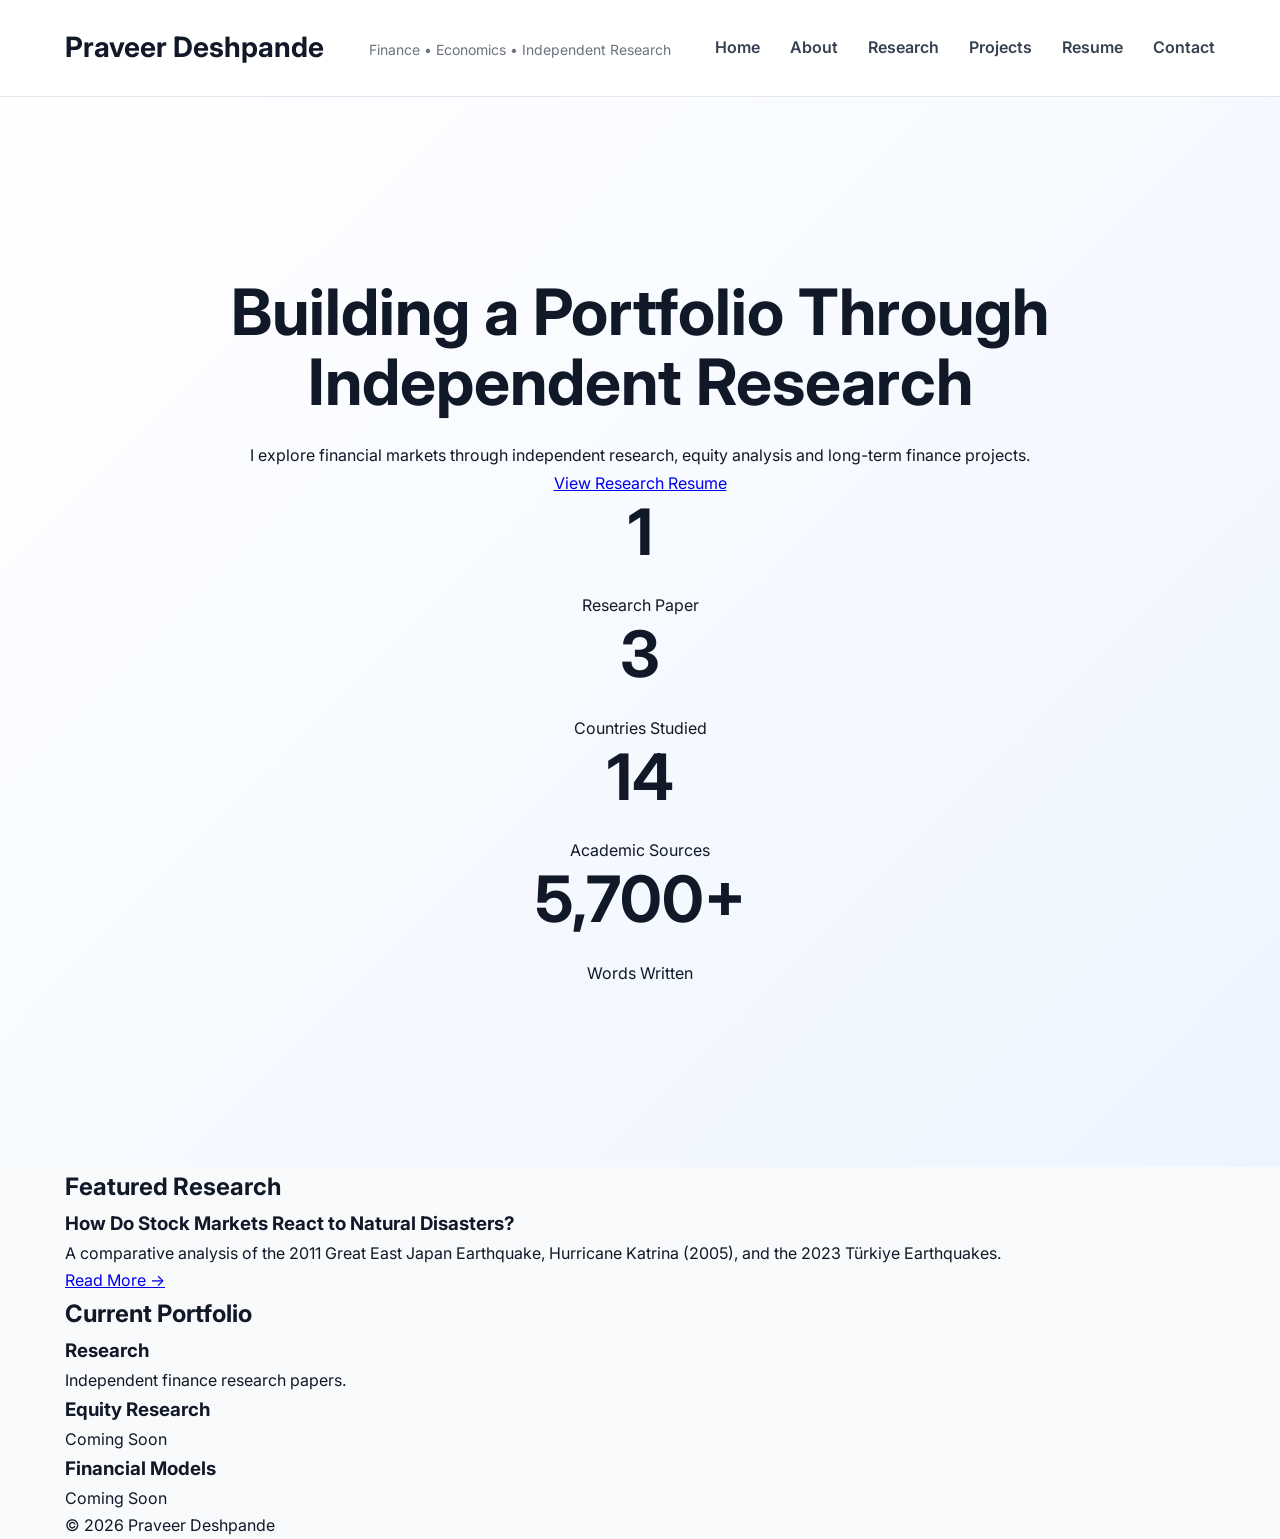
<file: index.html>
<!DOCTYPE html>
<html lang="en">

<head>

<meta charset="UTF-8">
<meta name="viewport" content="width=device-width, initial-scale=1.0">

<title>Praveer Deshpande | Finance & Economics Portfolio</title>

<link rel="preconnect" href="https://fonts.googleapis.com">
<link rel="preconnect" href="https://fonts.gstatic.com" crossorigin>

<link href="https://fonts.googleapis.com/css2?family=Inter:wght@300;400;500;600;700&display=swap" rel="stylesheet">

<link rel="stylesheet" href="style.css">

</head>

<body>

<header>

<div class="container">

<h1>Praveer Deshpande</h1>

<p class="tagline">
Finance • Economics • Independent Research
</p>

<nav>

<a href="index.html">Home</a>

<a href="about.html">About</a>

<a href="research.html">Research</a>

<a href="projects.html">Projects</a>

<a href="resume.html">Resume</a>

<a href="contact.html">Contact</a>

</nav>

</div>

</header>


<section class="hero">

<div class="container">

<h2>
Building a Portfolio Through Independent Research
</h2>

<p>

I explore financial markets through independent research,
equity analysis and long-term finance projects.

</p>

<div class="buttons">

<a href="research.html" class="btn">
View Research
</a>

<a href="resume.html" class="btn-outline">
Resume
</a>

</div>

</div>

<section class="stats">

<div class="container">

<div class="stats-grid">

<div class="stat-card">
<h2>1</h2>
<p>Research Paper</p>
</div>

<div class="stat-card">
<h2>3</h2>
<p>Countries Studied</p>
</div>

<div class="stat-card">
<h2>14</h2>
<p>Academic Sources</p>
</div>

<div class="stat-card">
<h2>5,700+</h2>
<p>Words Written</p>
</div>

</div>

</div>

</section>

</section>


<section class="section">

<div class="container">

<h2>Featured Research</h2>

<div class="project-card">

<h3>

How Do Stock Markets React to Natural Disasters?

</h3>

<p>

A comparative analysis of the 2011 Great East Japan Earthquake,
Hurricane Katrina (2005), and the 2023 Türkiye Earthquakes.

</p>

<a href="research.html">

Read More →

</a>

</div>

</div>

</section>


<section class="section">

<div class="container">

<h2>Current Portfolio</h2>

<div class="grid">

<div class="small-card">

<h3>Research</h3>

<p>

Independent finance research papers.

</p>

</div>

<div class="small-card">

<h3>Equity Research</h3>

<p>

Coming Soon

</p>

</div>

<div class="small-card">

<h3>Financial Models</h3>

<p>

Coming Soon

</p>

</div>

</div>

</div>

</section>


<footer>

<div class="container">

<p>

© 2026 Praveer Deshpande

</p>

</div>

</footer>

</body>

</html>
</file>
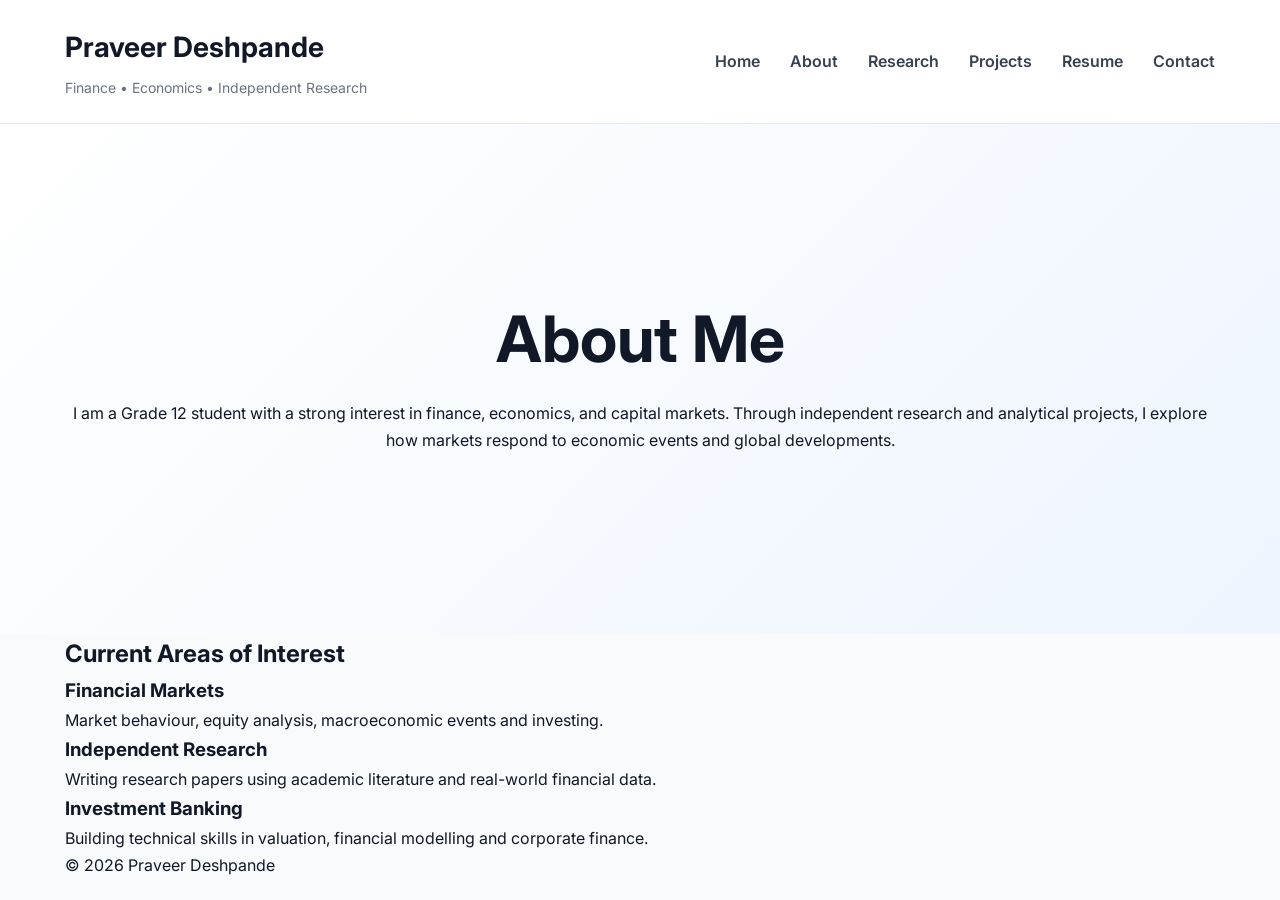
<file: about.html>
<!DOCTYPE html>
<html lang="en">

<head>

<meta charset="UTF-8">
<meta name="viewport" content="width=device-width, initial-scale=1">

<title>About | Praveer Deshpande</title>

<link rel="stylesheet" href="style.css">

<link rel="preconnect" href="https://fonts.googleapis.com">

<link rel="preconnect" href="https://fonts.gstatic.com" crossorigin>

<link href="https://fonts.googleapis.com/css2?family=Inter:wght@300;400;500;600;700&display=swap" rel="stylesheet">

</head>

<body>

<header>

<div class="container">

<div>

<h1>Praveer Deshpande</h1>

<p class="tagline">
Finance • Economics • Independent Research
</p>

</div>

<nav>

<a href="index.html">Home</a>

<a href="about.html">About</a>

<a href="research.html">Research</a>

<a href="projects.html">Projects</a>

<a href="resume.html">Resume</a>

<a href="contact.html">Contact</a>

</nav>

</div>

</header>

<section class="hero">

<div class="container">

<h2>About Me</h2>

<p>

I am a Grade 12 student with a strong interest in finance, economics, and capital markets. Through independent research and analytical projects, I explore how markets respond to economic events and global developments.

</p>

</div>

</section>

<section class="section">

<div class="container">

<h2>Current Areas of Interest</h2>

<div class="grid">

<div class="small-card">

<h3>Financial Markets</h3>

<p>
Market behaviour, equity analysis, macroeconomic events and investing.
</p>

</div>

<div class="small-card">

<h3>Independent Research</h3>

<p>
Writing research papers using academic literature and real-world financial data.
</p>

</div>

<div class="small-card">

<h3>Investment Banking</h3>

<p>
Building technical skills in valuation, financial modelling and corporate finance.
</p>

</div>

</div>

</div>

</section>

<footer>

<div class="container">

<p>© 2026 Praveer Deshpande</p>

</div>

</footer>

</body>

</html>
</file>
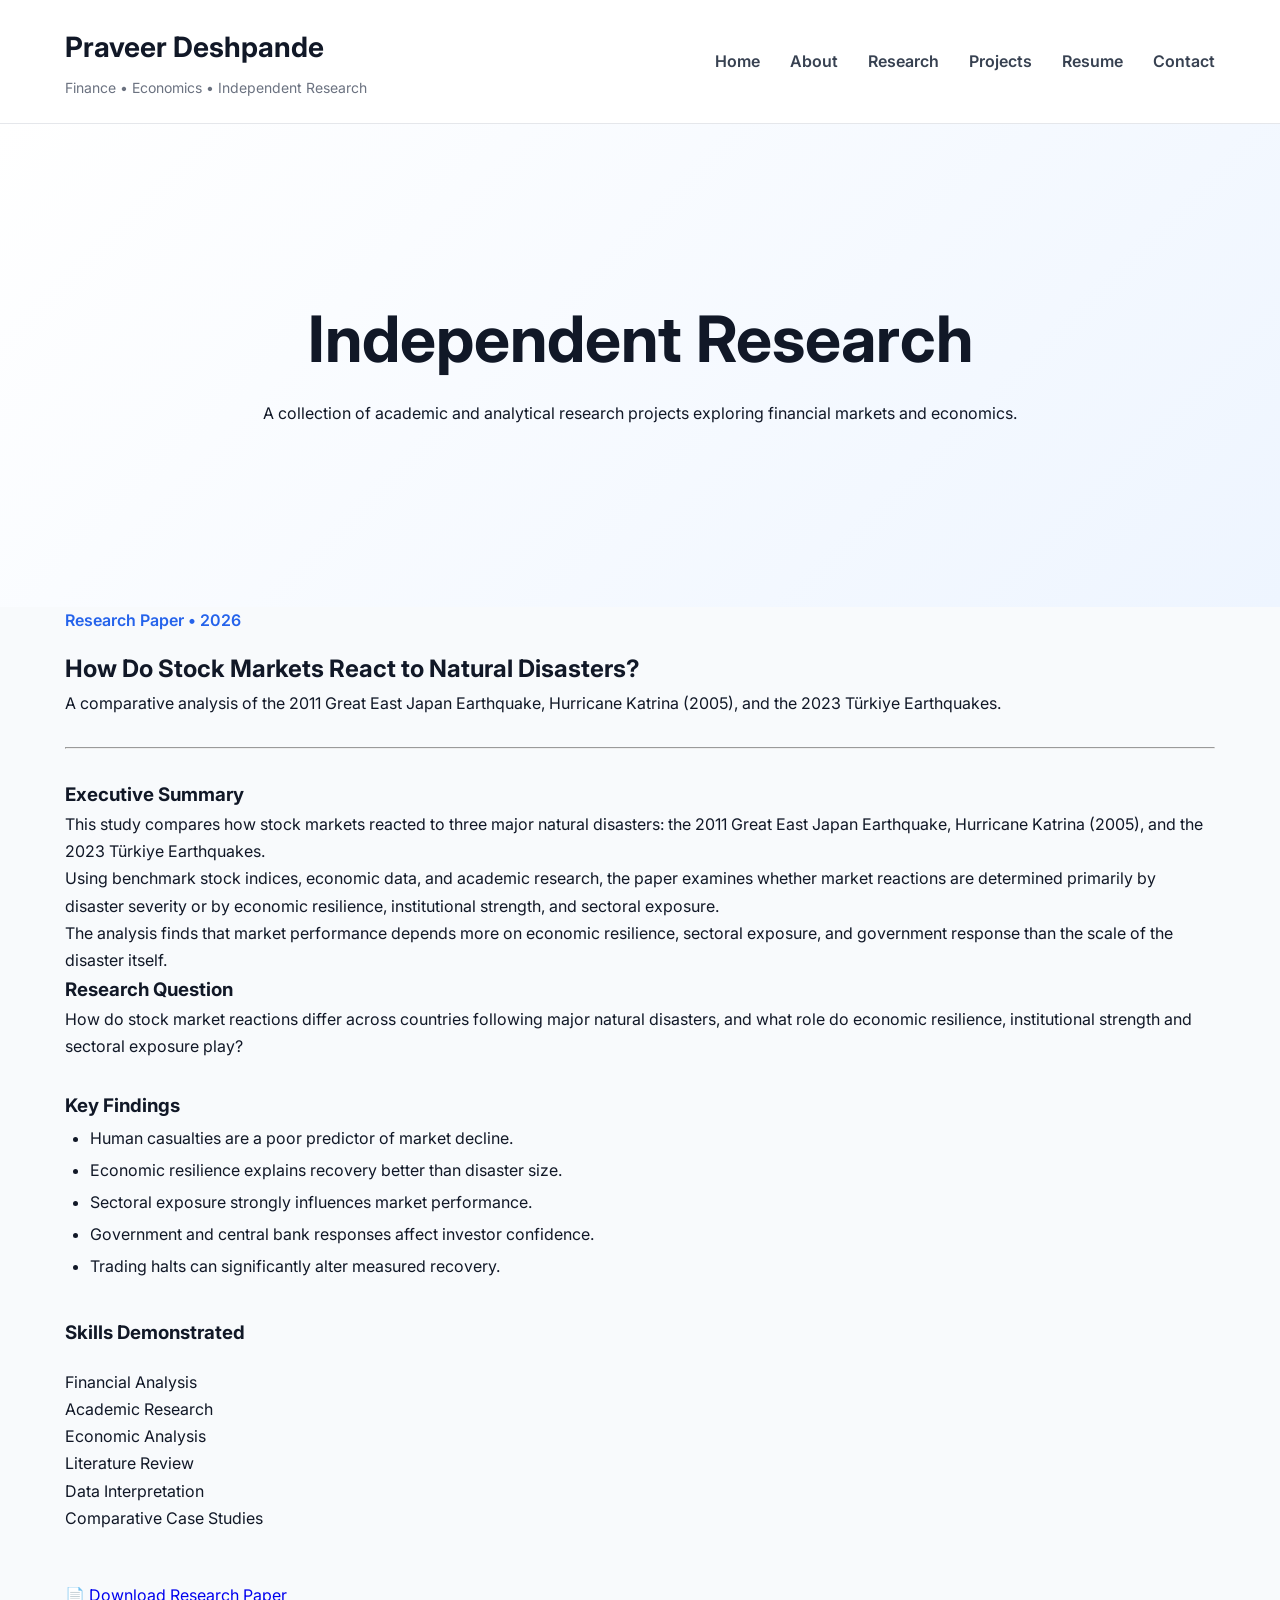
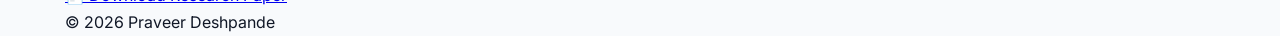
<file: research.html>
<!DOCTYPE html>
<html lang="en">

<head>

<meta charset="UTF-8">
<meta name="viewport" content="width=device-width, initial-scale=1">

<title>Research | Praveer Deshpande</title>

<link rel="stylesheet" href="style.css">

<link rel="preconnect" href="https://fonts.googleapis.com">
<link rel="preconnect" href="https://fonts.gstatic.com" crossorigin>

<link href="https://fonts.googleapis.com/css2?family=Inter:wght@300;400;500;600;700&display=swap" rel="stylesheet">

</head>

<body>

<header>

<div class="container">

<div>

<h1>Praveer Deshpande</h1>

<p class="tagline">
Finance • Economics • Independent Research
</p>

</div>

<nav>

<a href="index.html">Home</a>

<a href="about.html">About</a>

<a href="research.html">Research</a>

<a href="projects.html">Projects</a>

<a href="resume.html">Resume</a>

<a href="contact.html">Contact</a>

</nav>

</div>

</header>

<section class="hero">

<div class="container">

<h2>Independent Research</h2>

<p>
A collection of academic and analytical research projects exploring financial markets and economics.
</p>

</div>

</section>

<section class="section">

<div class="container">

<div class="project-card">

<span style="color:#2563eb;font-weight:600;">
Research Paper • 2026
</span>

<h2 style="margin-top:15px;">
How Do Stock Markets React to Natural Disasters?
</h2>

<p>

A comparative analysis of the 2011 Great East Japan Earthquake,
Hurricane Katrina (2005), and the 2023 Türkiye Earthquakes.

</p>

<hr style="margin:30px 0;">

<h3>Executive Summary</h3>

<p>
This study compares how stock markets reacted to three major natural disasters: the 2011 Great East Japan Earthquake, Hurricane Katrina (2005), and the 2023 Türkiye Earthquakes.
</p>

<p>
Using benchmark stock indices, economic data, and academic research, the paper examines whether market reactions are determined primarily by disaster severity or by economic resilience, institutional strength, and sectoral exposure.
</p>

<p>
The analysis finds that market performance depends more on economic resilience, sectoral exposure, and government response than the scale of the disaster itself.
</p>


<h3>Research Question</h3>

<p>
How do stock market reactions differ across countries following major natural disasters, and what role do economic resilience, institutional strength and sectoral exposure play?
</p>

</p>

<h3 style="margin-top:30px;">
Key Findings
</h3>

<ul style="margin-left:25px;line-height:2;">

<li>Human casualties are a poor predictor of market decline.</li>

<li>Economic resilience explains recovery better than disaster size.</li>

<li>Sectoral exposure strongly influences market performance.</li>

<li>Government and central bank responses affect investor confidence.</li>

<li>Trading halts can significantly alter measured recovery.</li>

</ul>

<h3 style="margin-top:35px;">
Skills Demonstrated
</h3>

<div class="grid" style="margin-top:20px;">

<div class="small-card">

Financial Analysis

</div>

<div class="small-card">

Academic Research

</div>

<div class="small-card">

Economic Analysis

</div>

<div class="small-card">

Literature Review

</div>

<div class="small-card">

Data Interpretation

</div>

<div class="small-card">

Comparative Case Studies

</div>

</div>

<div style="margin-top:50px;">

<a class="btn"
href="stock-market-natural-disasters.pdf"
target="_blank">

📄 Download Research Paper

</a>

</div>

</div>

</div>

</section>

<footer>

<div class="container">

<p>

© 2026 Praveer Deshpande

</p>

</div>

</footer>

</body>

</html>
</file>
<file: style.css>
*{
margin:0;
padding:0;
box-sizing:border-box;
}

html{
scroll-behavior:smooth;
}

body{
font-family:'Inter',sans-serif;
background:#f8fafc;
color:#111827;
line-height:1.7;
}

.container{
width:90%;
max-width:1150px;
margin:auto;
}

header{
background:#ffffff;
border-bottom:1px solid #e5e7eb;
position:sticky;
top:0;
z-index:1000;
}

header .container{
display:flex;
justify-content:space-between;
align-items:center;
padding:24px 0;
}

header h1{
font-size:28px;
font-weight:700;
}

.tagline{
font-size:14px;
color:#6b7280;
margin-top:4px;
}

nav{
display:flex;
gap:30px;
}

nav a{
text-decoration:none;
font-weight:600;
color:#374151;
transition:.3s;
}

nav a:hover{
color:#2563eb;
}

.hero{
padding:180px 0;
text-align:center;
background:linear-gradient(135deg,#ffffff 0%,#eef5ff 100%);
}

.hero h2{
font-size:64px;
font-weight:700;
max-width:900px;
margin:auto;
margin-bottom:25px;
line-height:1.1;


.hero p{
font-size:21px;
max-width:700px;
margin:auto;
color:#6b7280;
margin-bottom:40px;
}

.buttons{
display:flex;
justify-content:center;
gap:20px;
flex-wrap:wrap;
}

.btn{
background:#2563eb;
color:white;
padding:15px 34px;
border-radius:10px;
text-decoration:none;
font-weight:600;
transition:.3s;
}

.btn:hover{
background:#1d4ed8;
transform:translateY(-2px);
}

.btn-outline{
border:2px solid #2563eb;
color:#2563eb;
padding:13px 34px;
border-radius:10px;
text-decoration:none;
font-weight:600;
transition:.3s;
}

.btn-outline:hover{
background:#2563eb;
color:white;
}

.section{
padding:90px 0;
}

.section h2{
font-size:38px;
margin-bottom:40px;
}

.project-card{
background:white;
padding:45px;
border-radius:20px;
box-shadow:0 20px 45px rgba(0,0,0,.08);
transition:.35s;
border:1px solid #edf2f7;
}


.project-card:hover{
transform:translateY(-10px);
box-shadow:0 28px 55px rgba(37,99,235,.12);
}

.project-card h3{
font-size:28px;
margin-bottom:20px;
}

.project-card p{
color:#6b7280;
margin-bottom:25px;
}

.project-card a{
text-decoration:none;
font-weight:600;
color:#2563eb;
}

.grid{
display:grid;
grid-template-columns:repeat(auto-fit,minmax(280px,1fr));
gap:30px;
}

.small-card{
background:white;
padding:40px;
border-radius:18px;
border:1px solid #edf2f7;
box-shadow:0 12px 30px rgba(0,0,0,.05);
transition:.3s;
}


.small-card:hover{
transform:translateY(-8px);
box-shadow:0 18px 40px rgba(37,99,235,.10);
}

.small-card h3{
margin-bottom:15px;
font-size:24px;
}

.small-card p{
color:#6b7280;
}

footer{
background:white;
border-top:1px solid #e5e7eb;
padding:35px 0;
text-align:center;
color:#6b7280;
margin-top:60px;
}

@media(max-width:900px){

header .container{
flex-direction:column;
gap:20px;
}

nav{
flex-wrap:wrap;
justify-content:center;
gap:18px;
}

.hero{
padding:80px 0;
}

.hero h2{
font-size:40px;
}

.hero p{
font-size:18px;
}

.section h2{
font-size:30px;
}

::selection{
background:#2563eb;
color:white;
}

img{
max-width:100%;
display:block;
}

h1,h2,h3{
letter-spacing:-1px;
}

.section{
animation:fadeUp .8s ease;
}

@keyframes fadeUp{

from{

opacity:0;

transform:translateY(30px);

}

to{

opacity:1;

transform:translateY(0);

}

.stats{
padding:20px 0 90px;
}

.stats-grid{
display:grid;
grid-template-columns:repeat(auto-fit,minmax(220px,1fr));
gap:25px;
}

.stat-card{
background:white;
padding:35px;
text-align:center;
border-radius:18px;
box-shadow:0 12px 30px rgba(0,0,0,.05);
border:1px solid #edf2f7;
transition:.3s;
}

.stat-card:hover{
transform:translateY(-8px);
box-shadow:0 20px 45px rgba(37,99,235,.10);
}

.stat-card h2{
font-size:42px;
color:#2563eb;
margin-bottom:10px;
}

.stat-card p{
font-size:16px;
color:#6b7280;
font-weight:600;
}
</file>
